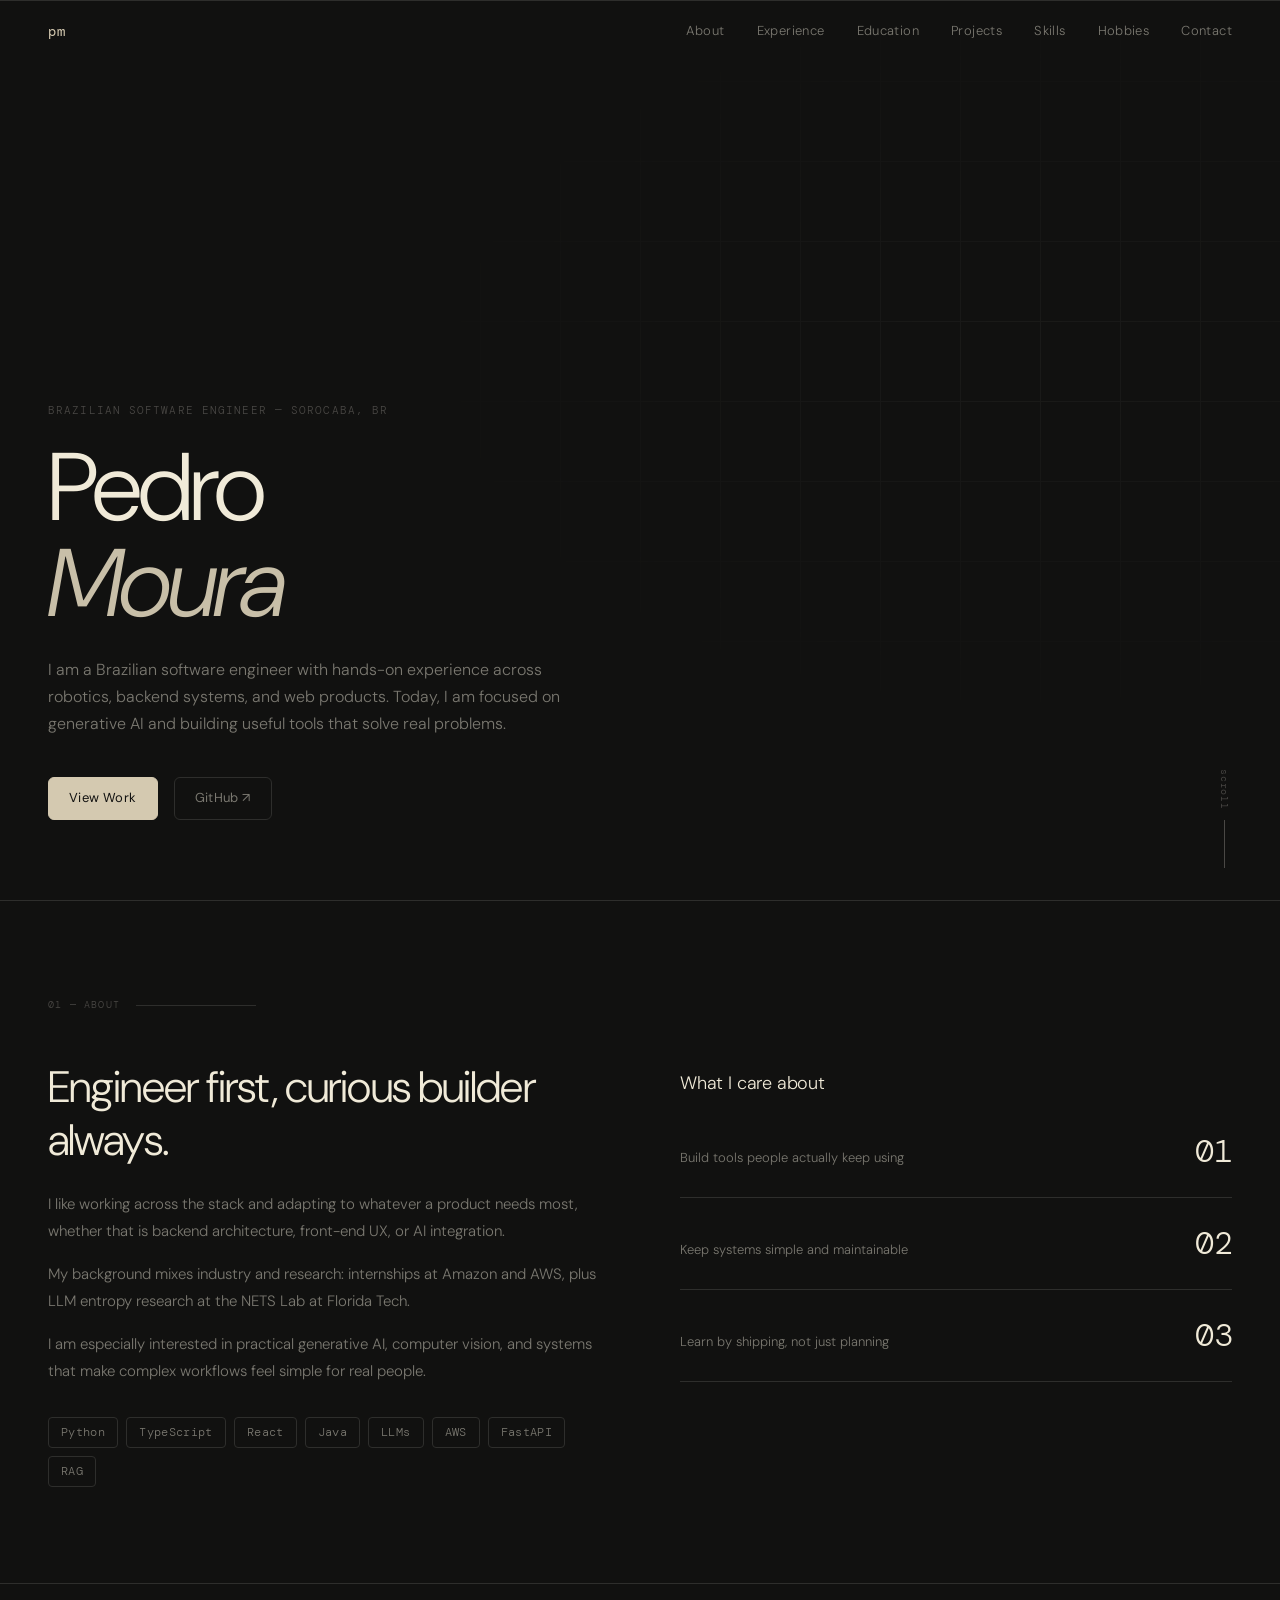
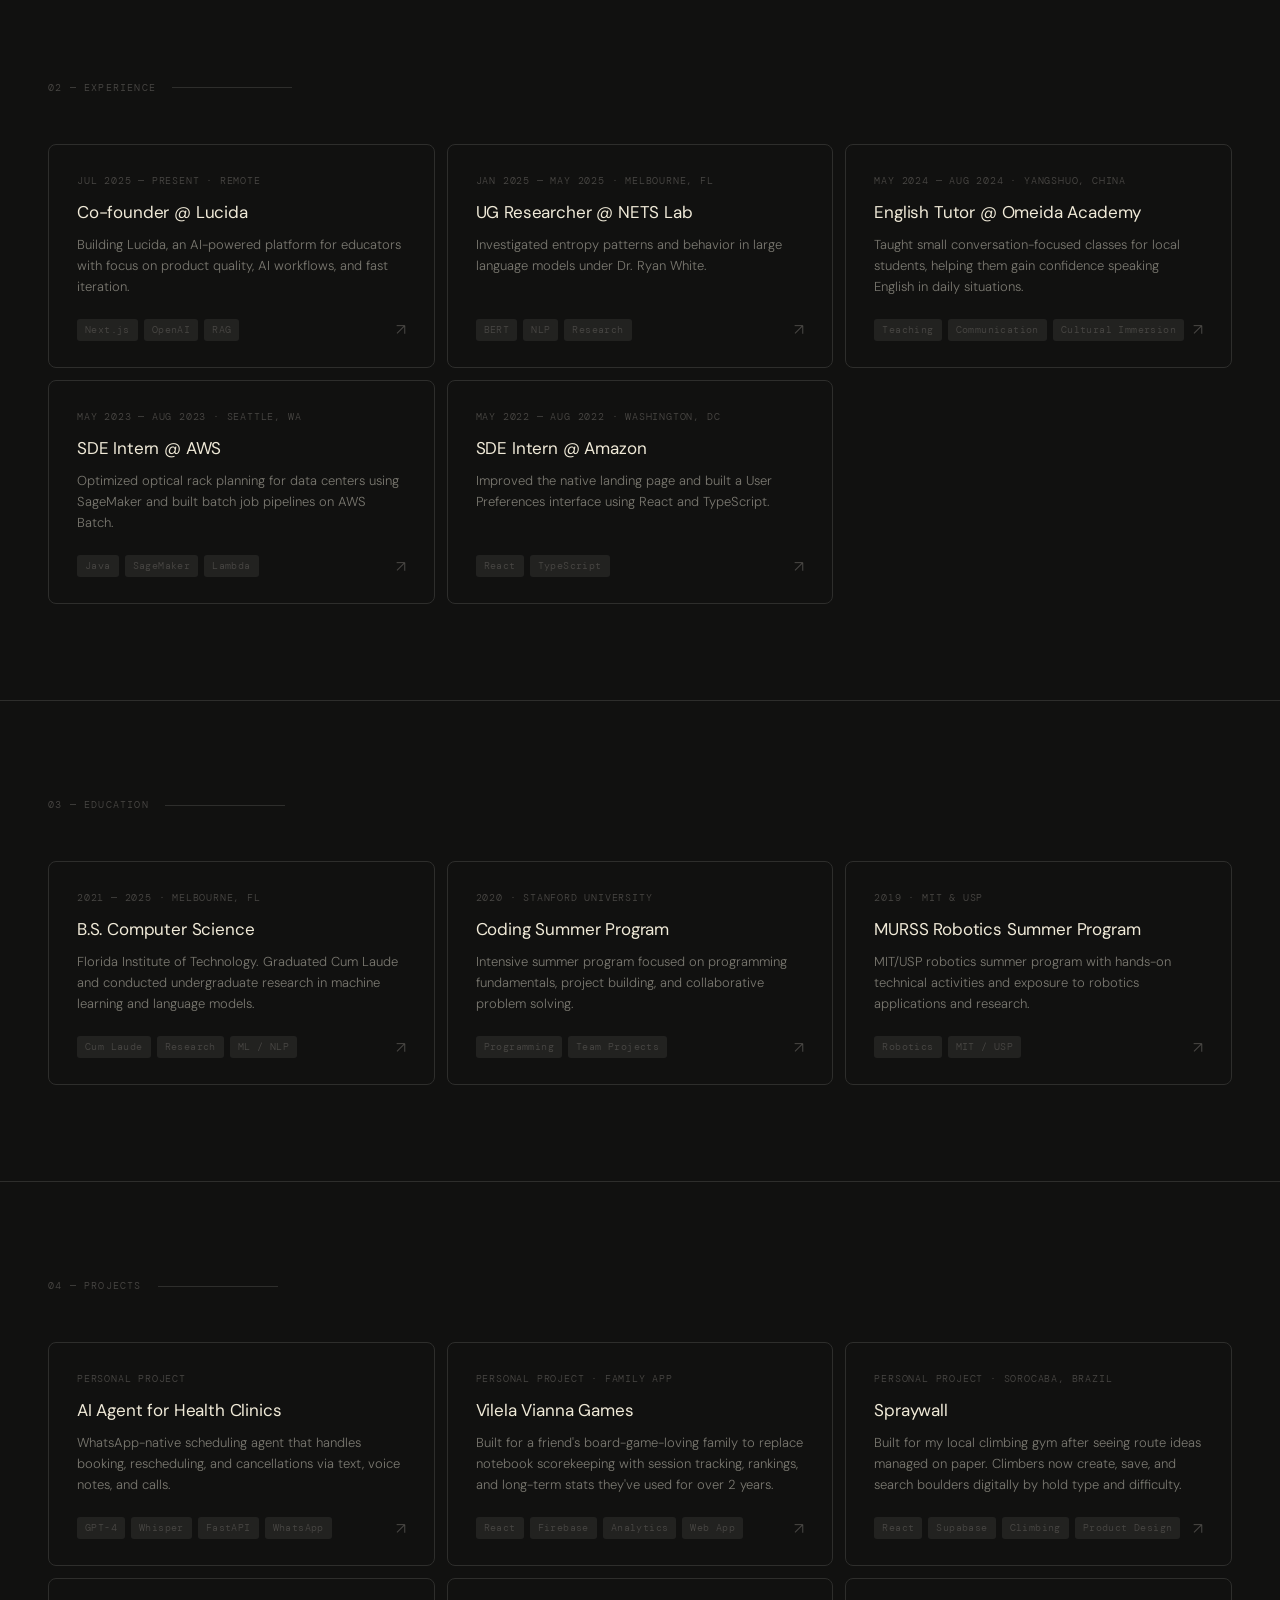
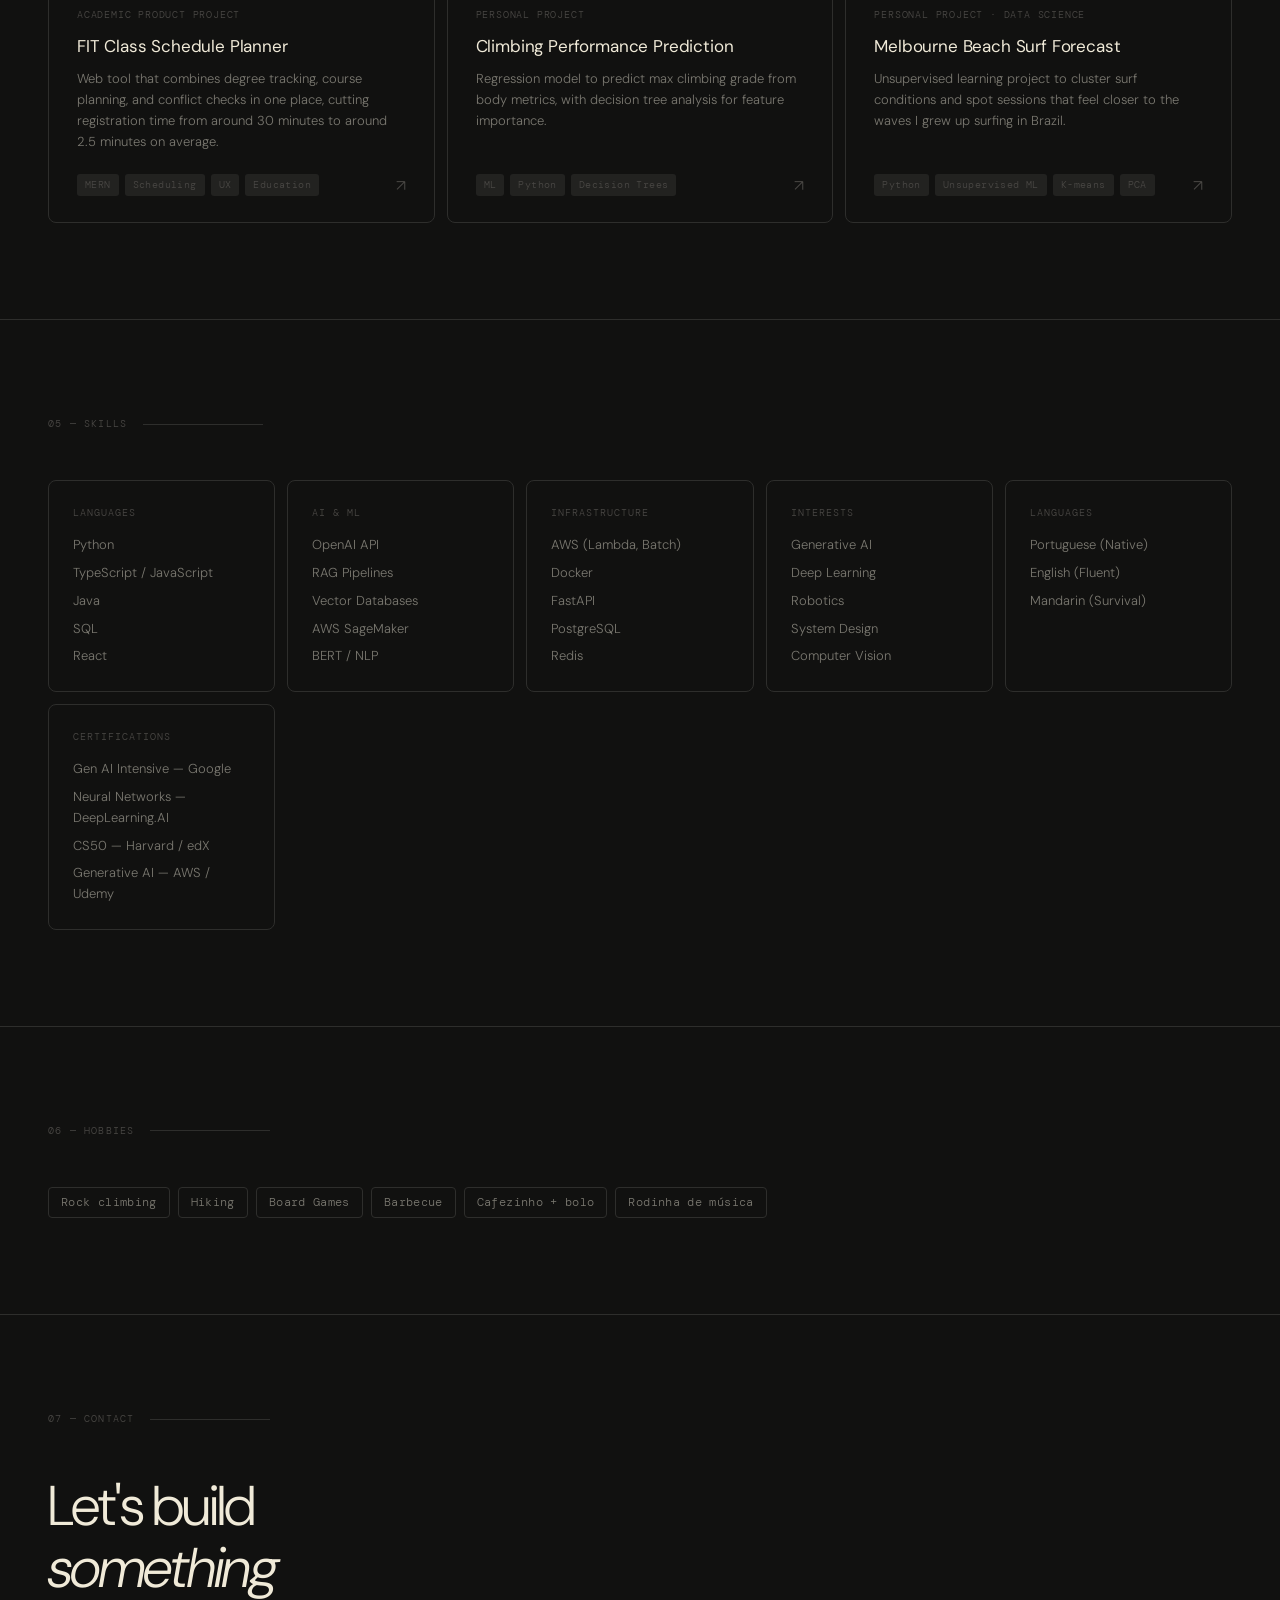
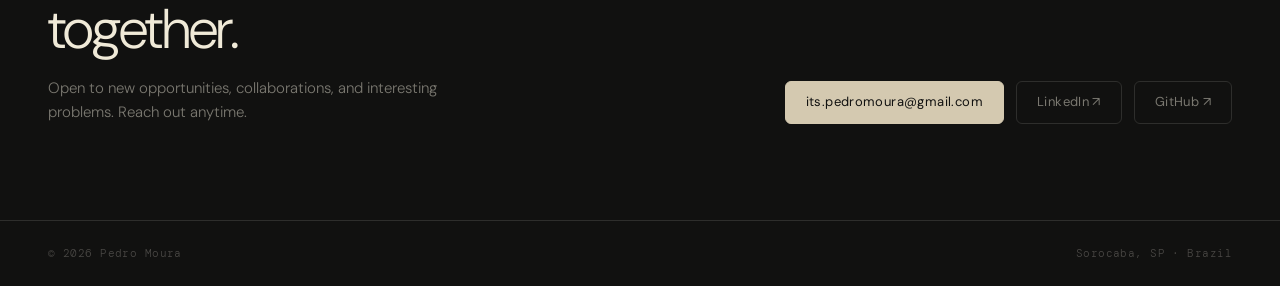
<file: index.html>
<!DOCTYPE html>
<html lang="en">
<head>
<meta charset="UTF-8">
<meta name="viewport" content="width=device-width, initial-scale=1.0">
<title>Pedro Moura</title>
<link rel="preconnect" href="https://fonts.googleapis.com">
<link rel="preconnect" href="https://fonts.gstatic.com" crossorigin>
<link href="https://fonts.googleapis.com/css2?family=DM+Sans:ital,opsz,wght@0,9..40,300;0,9..40,400;0,9..40,500;1,9..40,300&family=DM+Mono:wght@300;400&display=swap" rel="stylesheet">
<link rel="stylesheet" href="assets/css/main.css">
</head>
<body>

<!-- HEADER -->
<header id="header">
  <span class="logo">pm</span>
  <nav>
    <a href="#about">About</a>
    <a href="#experience">Experience</a>
    <a href="#education">Education</a>
    <a href="#projects">Projects</a>
    <a href="#skills">Skills</a>
    <a href="#hobbies">Hobbies</a>
    <a href="#contact">Contact</a>
  </nav>
</header>

<!-- HERO -->
<section class="hero" id="home">
  <div class="hero-grid"></div>
  <div class="hero-eyebrow">Brazilian Software Engineer — Sorocaba, BR</div>
  <h1>Pedro<br><em>Moura</em></h1>
  <p class="hero-desc">I am a Brazilian software engineer with hands-on experience across robotics, backend systems, and web products. Today, I am focused on generative AI and building useful tools that solve real problems.</p>
  <div class="hero-links">
    <a class="btn btn-primary" href="#projects">View Work</a>
    <a class="btn btn-ghost" href="https://github.com/moura-pedro" target="_blank">GitHub ↗</a>
  </div>
  <div class="hero-scroll">scroll</div>
</section>

<!-- ABOUT -->
<section id="about">
  <div class="section-label">01 — About</div>
  <div class="about-grid">
    <div class="about-left reveal">
      <h2>Engineer first, curious builder always.</h2>
      <p>I like working across the stack and adapting to whatever a product needs most, whether that is backend architecture, front-end UX, or AI integration.</p>
      <p>My background mixes industry and research: internships at Amazon and AWS, plus LLM entropy research at the NETS Lab at Florida Tech.</p>
      <p>I am especially interested in practical generative AI, computer vision, and systems that make complex workflows feel simple for real people.</p>
      <div class="tag-list">
        <span class="tag">Python</span>
        <span class="tag">TypeScript</span>
        <span class="tag">React</span>
        <span class="tag">Java</span>
        <span class="tag">LLMs</span>
        <span class="tag">AWS</span>
        <span class="tag">FastAPI</span>
        <span class="tag">RAG</span>
      </div>
    </div>
    <div class="about-right reveal">
      <h3 class="about-right-title">What I care about</h3>
      <div class="stat-row">
        <span class="stat-label">Build tools people actually keep using</span>
        <span class="stat-num">01</span>
      </div>
      <div class="stat-row">
        <span class="stat-label">Keep systems simple and maintainable</span>
        <span class="stat-num">02</span>
      </div>
      <div class="stat-row">
        <span class="stat-label">Learn by shipping, not just planning</span>
        <span class="stat-num">03</span>
      </div>
    </div>
  </div>
</section>

<!-- EXPERIENCE -->
<section id="experience">
  <div class="section-label">02 — Experience</div>
  <div class="cards-grid reveal">

    <div class="card" onclick="openModal('lucida')">
      <div class="card-meta">Jul 2025 — Present · Remote</div>
      <div class="card-title">Co-founder @ Lucida</div>
      <div class="card-desc">Building Lucida, an AI-powered platform for educators with focus on product quality, AI workflows, and fast iteration.</div>
      <div class="card-footer">
        <div class="card-tags">
          <span class="card-tag">Next.js</span>
          <span class="card-tag">OpenAI</span>
          <span class="card-tag">RAG</span>
        </div>
        <span class="card-arrow">↗</span>
      </div>
    </div>

    <div class="card" onclick="openModal('nets')">
      <div class="card-meta">Jan 2025 — May 2025 · Melbourne, FL</div>
      <div class="card-title">UG Researcher @ NETS Lab</div>
      <div class="card-desc">Investigated entropy patterns and behavior in large language models under Dr. Ryan White.</div>
      <div class="card-footer">
        <div class="card-tags">
          <span class="card-tag">BERT</span>
          <span class="card-tag">NLP</span>
          <span class="card-tag">Research</span>
        </div>
        <span class="card-arrow">↗</span>
      </div>
    </div>

    <div class="card" onclick="openModal('omeida')">
      <div class="card-meta">May 2024 — Aug 2024 · Yangshuo, China</div>
      <div class="card-title">English Tutor @ Omeida Academy</div>
      <div class="card-desc">Taught small conversation-focused classes for local students, helping them gain confidence speaking English in daily situations.</div>
      <div class="card-footer">
        <div class="card-tags">
          <span class="card-tag">Teaching</span>
          <span class="card-tag">Communication</span>
          <span class="card-tag">Cultural Immersion</span>
        </div>
        <span class="card-arrow">↗</span>
      </div>
    </div>

    <div class="card" onclick="openModal('aws')">
      <div class="card-meta">May 2023 — Aug 2023 · Seattle, WA</div>
      <div class="card-title">SDE Intern @ AWS</div>
      <div class="card-desc">Optimized optical rack planning for data centers using SageMaker and built batch job pipelines on AWS Batch.</div>
      <div class="card-footer">
        <div class="card-tags">
          <span class="card-tag">Java</span>
          <span class="card-tag">SageMaker</span>
          <span class="card-tag">Lambda</span>
        </div>
        <span class="card-arrow">↗</span>
      </div>
    </div>

    <div class="card" onclick="openModal('amazon')">
      <div class="card-meta">May 2022 — Aug 2022 · Washington, DC</div>
      <div class="card-title">SDE Intern @ Amazon</div>
      <div class="card-desc">Improved the native landing page and built a User Preferences interface using React and TypeScript.</div>
      <div class="card-footer">
        <div class="card-tags">
          <span class="card-tag">React</span>
          <span class="card-tag">TypeScript</span>
        </div>
        <span class="card-arrow">↗</span>
      </div>
    </div>

  </div>
</section>

<!-- EDUCATION -->
<section id="education">
  <div class="section-label">03 — Education</div>
  <div class="cards-grid reveal">
    <div class="card" onclick="openModal('floridatech')">
      <div class="card-meta">2021 — 2025 · Melbourne, FL</div>
      <div class="card-title">B.S. Computer Science</div>
      <div class="card-desc">Florida Institute of Technology. Graduated Cum Laude and conducted undergraduate research in machine learning and language models.</div>
      <div class="card-footer">
        <div class="card-tags">
          <span class="card-tag">Cum Laude</span>
          <span class="card-tag">Research</span>
          <span class="card-tag">ML / NLP</span>
        </div>
        <span class="card-arrow">↗</span>
      </div>
    </div>

    <div class="card" onclick="openModal('stanfordsummer')">
      <div class="card-meta">2020 · Stanford University</div>
      <div class="card-title">Coding Summer Program</div>
      <div class="card-desc">Intensive summer program focused on programming fundamentals, project building, and collaborative problem solving.</div>
      <div class="card-footer">
        <div class="card-tags">
          <span class="card-tag">Programming</span>
          <span class="card-tag">Team Projects</span>
        </div>
        <span class="card-arrow">↗</span>
      </div>
    </div>

    <div class="card" onclick="openModal('murss')">
      <div class="card-meta">2019 · MIT & USP</div>
      <div class="card-title">MURSS Robotics Summer Program</div>
      <div class="card-desc">MIT/USP robotics summer program with hands-on technical activities and exposure to robotics applications and research.</div>
      <div class="card-footer">
        <div class="card-tags">
          <span class="card-tag">Robotics</span>
          <span class="card-tag">MIT / USP</span>
        </div>
        <span class="card-arrow">↗</span>
      </div>
    </div>
  </div>
</section>

<!-- PROJECTS -->
<section id="projects">
  <div class="section-label">04 — Projects</div>
  <div class="cards-grid reveal">

    <div class="card" onclick="openModal('agent')">
      <div class="card-meta">Personal Project</div>
      <div class="card-title">AI Agent for Health Clinics</div>
      <div class="card-desc">WhatsApp-native scheduling agent that handles booking, rescheduling, and cancellations via text, voice notes, and calls.</div>
      <div class="card-footer">
        <div class="card-tags">
          <span class="card-tag">GPT-4</span>
          <span class="card-tag">Whisper</span>
          <span class="card-tag">FastAPI</span>
          <span class="card-tag">WhatsApp</span>
        </div>
        <span class="card-arrow">↗</span>
      </div>
    </div>

    <div class="card" onclick="openModal('vvgames')">
      <div class="card-meta">Personal Project · Family App</div>
      <div class="card-title">Vilela Vianna Games</div>
      <div class="card-desc">Built for a friend's board-game-loving family to replace notebook scorekeeping with session tracking, rankings, and long-term stats they've used for over 2 years.</div>
      <div class="card-footer">
        <div class="card-tags">
          <span class="card-tag">React</span>
          <span class="card-tag">Firebase</span>
          <span class="card-tag">Analytics</span>
          <span class="card-tag">Web App</span>
        </div>
        <span class="card-arrow">↗</span>
      </div>
    </div>

    <div class="card" onclick="openModal('spraywall')">
      <div class="card-meta">Personal Project · Sorocaba, Brazil</div>
      <div class="card-title">Spraywall</div>
      <div class="card-desc">Built for my local climbing gym after seeing route ideas managed on paper. Climbers now create, save, and search boulders digitally by hold type and difficulty.</div>
      <div class="card-footer">
        <div class="card-tags">
          <span class="card-tag">React</span>
          <span class="card-tag">Supabase</span>
          <span class="card-tag">Climbing</span>
          <span class="card-tag">Product Design</span>
        </div>
        <span class="card-arrow">↗</span>
      </div>
    </div>

    <div class="card" onclick="openModal('fitplanner')">
      <div class="card-meta">Academic Product Project</div>
      <div class="card-title">FIT Class Schedule Planner</div>
      <div class="card-desc">Web tool that combines degree tracking, course planning, and conflict checks in one place, cutting registration time from around 30 minutes to around 2.5 minutes on average.</div>
      <div class="card-footer">
        <div class="card-tags">
          <span class="card-tag">MERN</span>
          <span class="card-tag">Scheduling</span>
          <span class="card-tag">UX</span>
          <span class="card-tag">Education</span>
        </div>
        <span class="card-arrow">↗</span>
      </div>
    </div>

    <div class="card" onclick="openModal('climbing')">
      <div class="card-meta">Personal Project</div>
      <div class="card-title">Climbing Performance Prediction</div>
      <div class="card-desc">Regression model to predict max climbing grade from body metrics, with decision tree analysis for feature importance.</div>
      <div class="card-footer">
        <div class="card-tags">
          <span class="card-tag">ML</span>
          <span class="card-tag">Python</span>
          <span class="card-tag">Decision Trees</span>
        </div>
        <span class="card-arrow">↗</span>
      </div>
    </div>

    <div class="card" onclick="openModal('surfforecast')">
      <div class="card-meta">Personal Project · Data Science</div>
      <div class="card-title">Melbourne Beach Surf Forecast</div>
      <div class="card-desc">Unsupervised learning project to cluster surf conditions and spot sessions that feel closer to the waves I grew up surfing in Brazil.</div>
      <div class="card-footer">
        <div class="card-tags">
          <span class="card-tag">Python</span>
          <span class="card-tag">Unsupervised ML</span>
          <span class="card-tag">K-means</span>
          <span class="card-tag">PCA</span>
        </div>
        <span class="card-arrow">↗</span>
      </div>
    </div>

  </div>
</section>

<!-- SKILLS -->
<section id="skills">
  <div class="section-label">05 — Skills</div>
  <div class="skills-grid reveal">
    <div class="skill-group">
      <div class="skill-group-name">Languages</div>
      <div class="skill-list">
        <span class="skill-item">Python</span>
        <span class="skill-item">TypeScript / JavaScript</span>
        <span class="skill-item">Java</span>
        <span class="skill-item">SQL</span>
        <span class="skill-item">React</span>
      </div>
    </div>
    <div class="skill-group">
      <div class="skill-group-name">AI & ML</div>
      <div class="skill-list">
        <span class="skill-item">OpenAI API</span>
        <span class="skill-item">RAG Pipelines</span>
        <span class="skill-item">Vector Databases</span>
        <span class="skill-item">AWS SageMaker</span>
        <span class="skill-item">BERT / NLP</span>
      </div>
    </div>
    <div class="skill-group">
      <div class="skill-group-name">Infrastructure</div>
      <div class="skill-list">
        <span class="skill-item">AWS (Lambda, Batch)</span>
        <span class="skill-item">Docker</span>
        <span class="skill-item">FastAPI</span>
        <span class="skill-item">PostgreSQL</span>
        <span class="skill-item">Redis</span>
      </div>
    </div>
    <div class="skill-group">
      <div class="skill-group-name">Interests</div>
      <div class="skill-list">
        <span class="skill-item">Generative AI</span>
        <span class="skill-item">Deep Learning</span>
        <span class="skill-item">Robotics</span>
        <span class="skill-item">System Design</span>
        <span class="skill-item">Computer Vision</span>
      </div>
    </div>
    <div class="skill-group">
      <div class="skill-group-name">Languages</div>
      <div class="skill-list">
        <span class="skill-item">Portuguese (Native)</span>
        <span class="skill-item">English (Fluent)</span>
        <span class="skill-item">Mandarin (Survival)</span>
      </div>
    </div>
    <div class="skill-group">
      <div class="skill-group-name">Certifications</div>
      <div class="skill-list">
        <span class="skill-item">Gen AI Intensive — Google</span>
        <span class="skill-item">Neural Networks — DeepLearning.AI</span>
        <span class="skill-item">CS50 — Harvard / edX</span>
        <span class="skill-item">Generative AI — AWS / Udemy</span>
      </div>
    </div>
  </div>
</section>

<!-- HOBBIES -->
<section id="hobbies">
  <div class="section-label">06 — Hobbies</div>
  <div class="reveal">
    <div class="tag-list">
      <span class="tag">Rock climbing</span>
      <span class="tag">Hiking</span>
      <span class="tag">Board Games</span>
      <span class="tag">Barbecue</span>
      <span class="tag">Cafezinho + bolo</span>
      <span class="tag">Rodinha de música</span>
    </div>
  </div>
</section>

<!-- CONTACT -->
<section id="contact">
  <div class="section-label">07 — Contact</div>
  <div class="contact-inner reveal">
    <div class="contact-left">
      <h2>Let's build<br><em>something</em><br>together.</h2>
      <p>Open to new opportunities, collaborations, and interesting problems. Reach out anytime.</p>
    </div>
    <div class="contact-links">
      <a class="btn btn-primary" href="mailto:its.pedromoura@gmail.com">its.pedromoura@gmail.com</a>
      <a class="btn btn-ghost" href="https://linkedin.com/in/pedroomour" target="_blank">LinkedIn ↗</a>
      <a class="btn btn-ghost" href="https://github.com/moura-pedro" target="_blank">GitHub ↗</a>
    </div>
  </div>
</section>

<!-- FOOTER -->
<footer>
  <p>© 2026 Pedro Moura</p>
  <p>Sorocaba, SP · Brazil</p>
</footer>

<!-- MODAL OVERLAY -->
<div class="modal-overlay" id="modalOverlay" onclick="closeModalOutside(event)">
  <div class="modal" id="modal">
    <div class="modal-header">
      <div>
        <div class="modal-eyebrow" id="modalEyebrow"></div>
        <div class="modal-title" id="modalTitle"></div>
      </div>
      <button class="modal-close" onclick="closeModal()">✕</button>
    </div>
    <div class="modal-body" id="modalBody"></div>
  </div>
</div>

<script src="assets/js/main.js"></script>
</body>
</html>
</file>
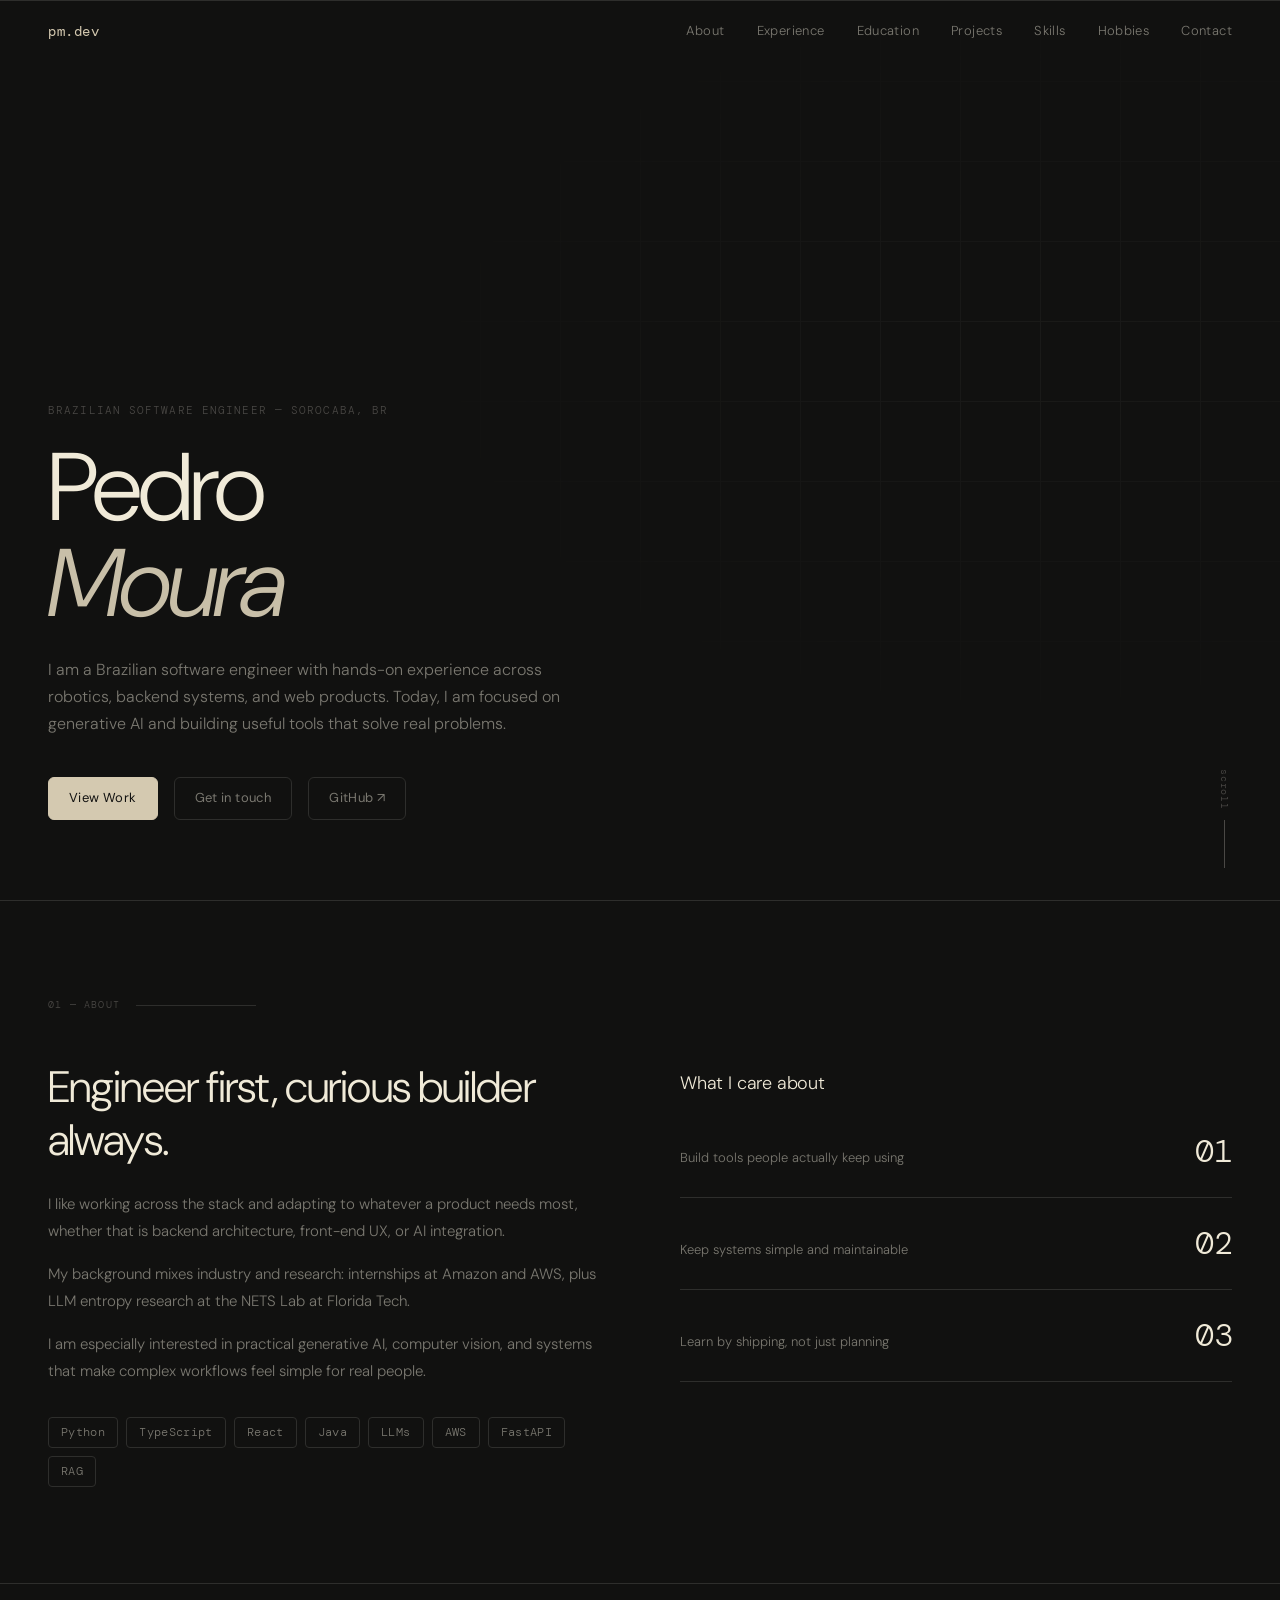
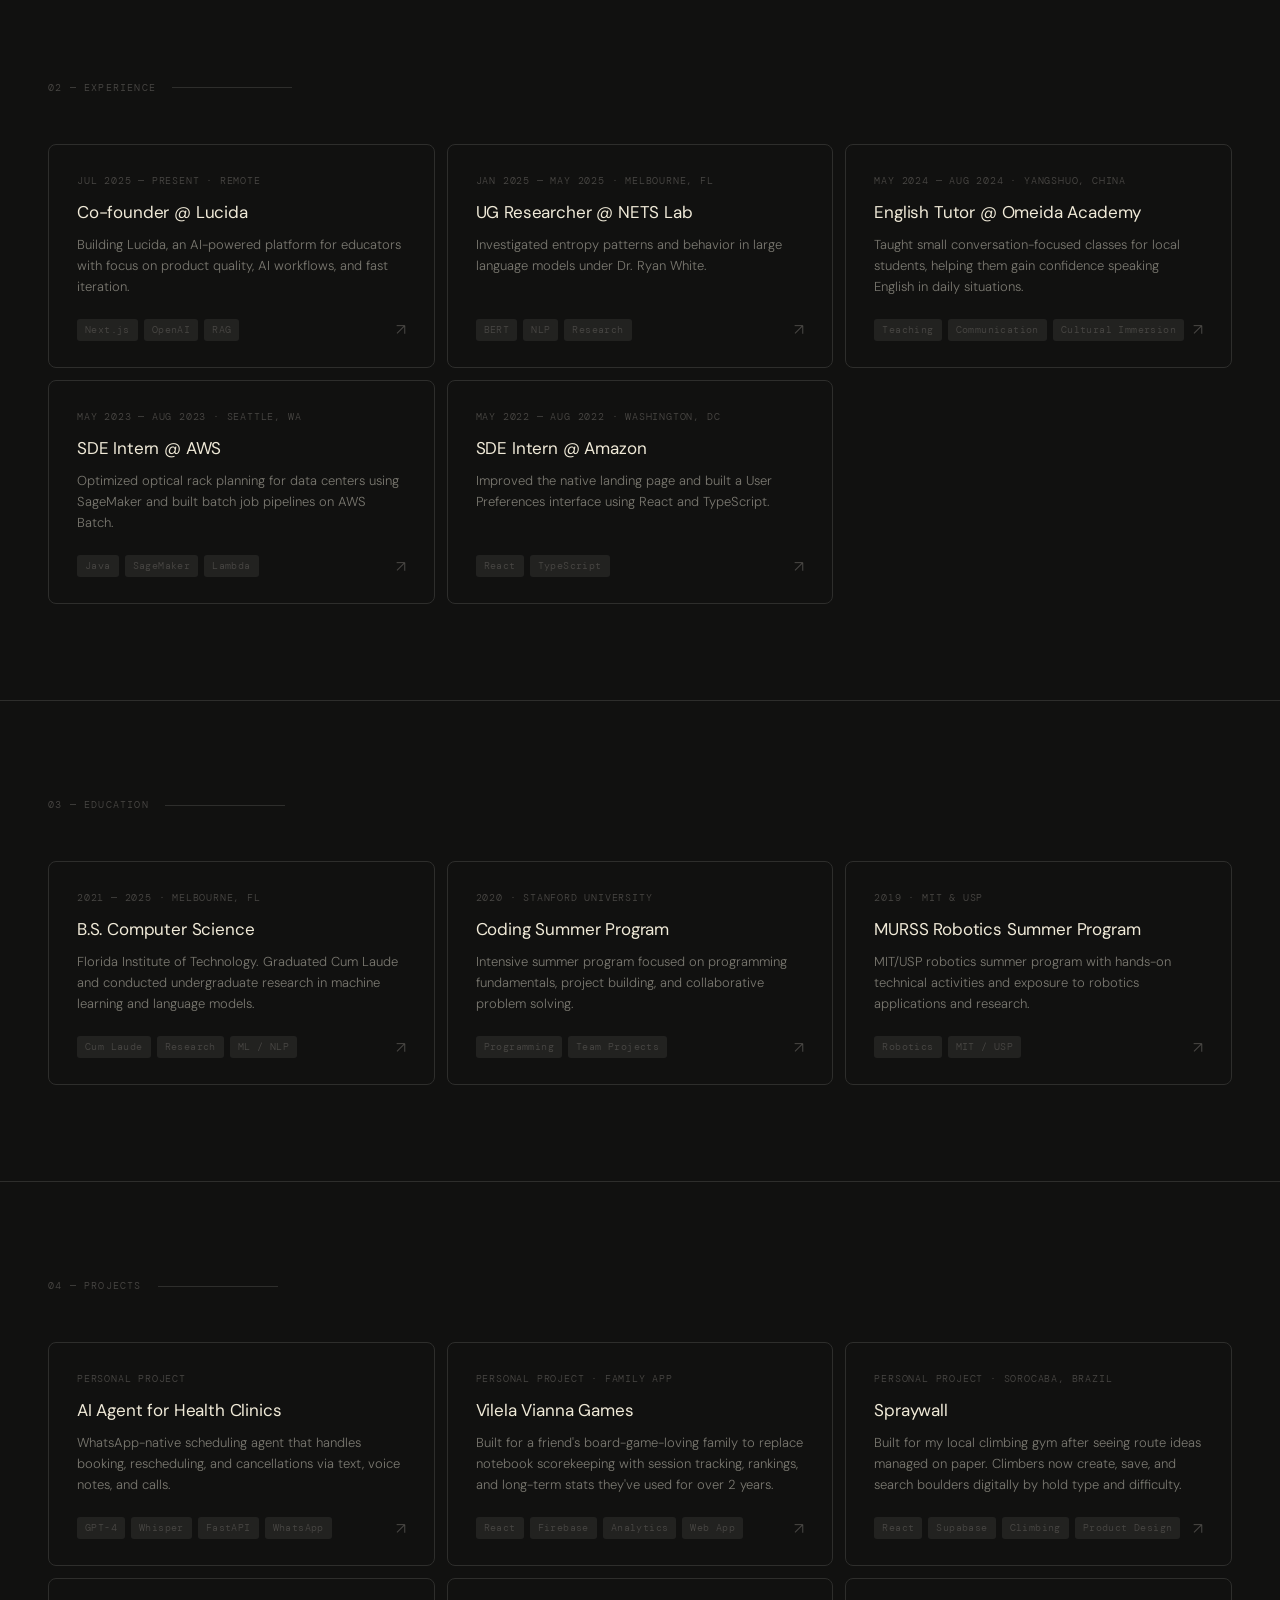
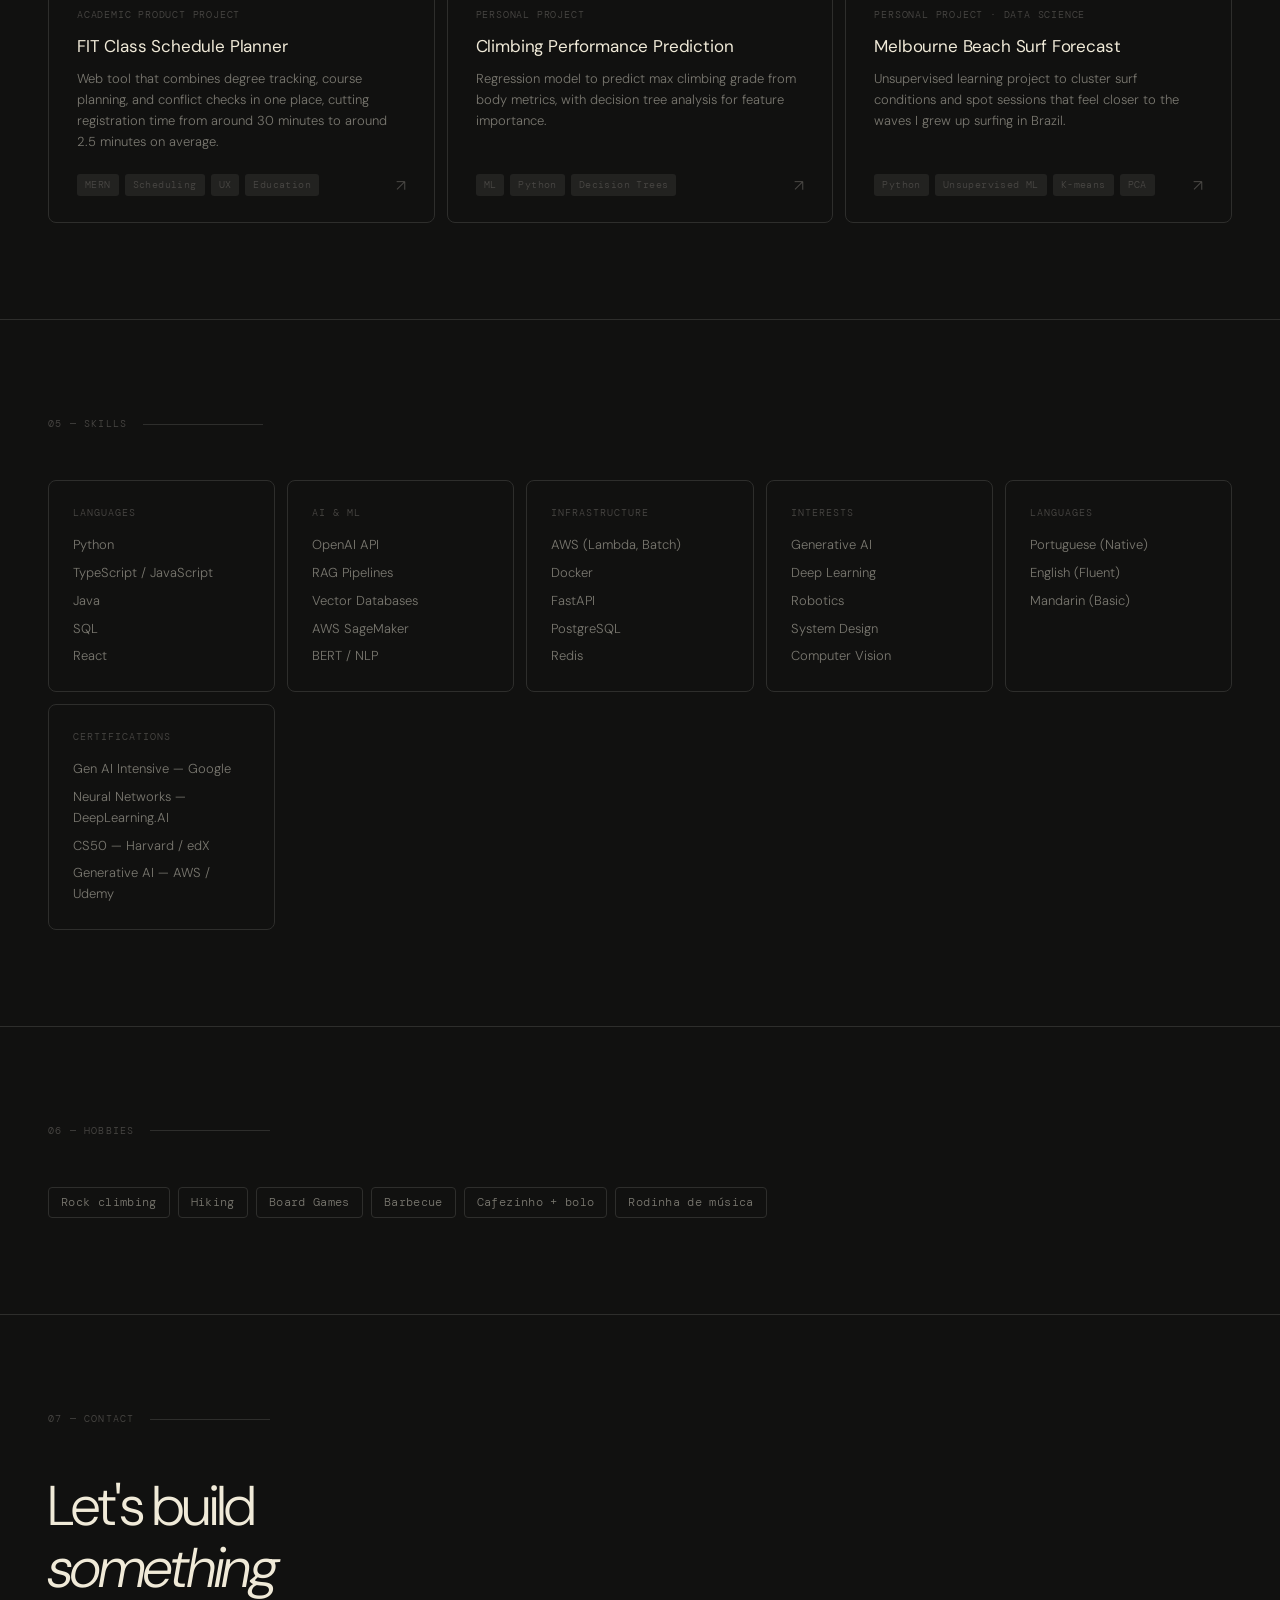
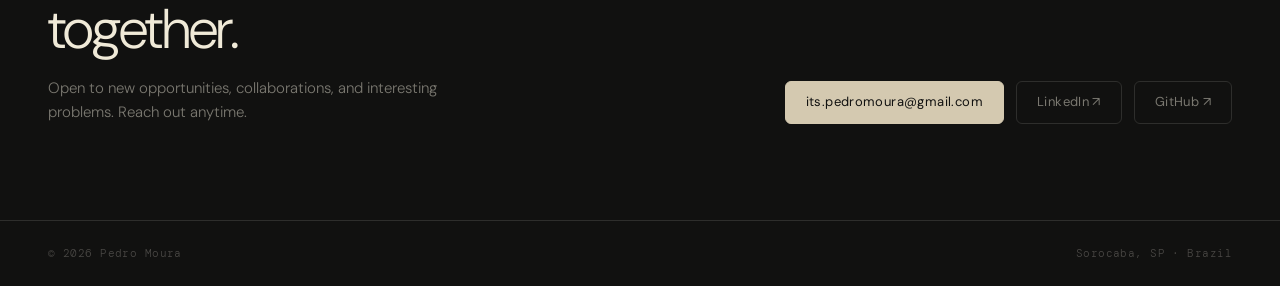
<file: portfolio.html>
<!DOCTYPE html>
<html lang="en">
<head>
<meta charset="UTF-8">
<meta name="viewport" content="width=device-width, initial-scale=1.0">
<title>Pedro Moura</title>
<link rel="preconnect" href="https://fonts.googleapis.com">
<link rel="preconnect" href="https://fonts.gstatic.com" crossorigin>
<link href="https://fonts.googleapis.com/css2?family=DM+Sans:ital,opsz,wght@0,9..40,300;0,9..40,400;0,9..40,500;1,9..40,300&family=DM+Mono:wght@300;400&display=swap" rel="stylesheet">
<link rel="stylesheet" href="assets/css/main.css">
</head>
<body>

<!-- HEADER -->
<header id="header">
  <span class="logo">pm.dev</span>
  <nav>
    <a href="#about">About</a>
    <a href="#experience">Experience</a>
    <a href="#education">Education</a>
    <a href="#projects">Projects</a>
    <a href="#skills">Skills</a>
    <a href="#hobbies">Hobbies</a>
    <a href="#contact">Contact</a>
  </nav>
</header>

<!-- HERO -->
<section class="hero" id="home">
  <div class="hero-grid"></div>
  <div class="hero-eyebrow">Brazilian Software Engineer — Sorocaba, BR</div>
  <h1>Pedro<br><em>Moura</em></h1>
  <p class="hero-desc">I am a Brazilian software engineer with hands-on experience across robotics, backend systems, and web products. Today, I am focused on generative AI and building useful tools that solve real problems.</p>
  <div class="hero-links">
    <a class="btn btn-primary" href="#projects">View Work</a>
    <a class="btn btn-ghost" href="mailto:its.pedromoura@gmail.com">Get in touch</a>
    <a class="btn btn-ghost" href="https://github.com/moura-pedro" target="_blank">GitHub ↗</a>
  </div>
  <div class="hero-scroll">scroll</div>
</section>

<!-- ABOUT -->
<section id="about">
  <div class="section-label">01 — About</div>
  <div class="about-grid">
    <div class="about-left reveal">
      <h2>Engineer first, curious builder always.</h2>
      <p>I like working across the stack and adapting to whatever a product needs most, whether that is backend architecture, front-end UX, or AI integration.</p>
      <p>My background mixes industry and research: internships at Amazon and AWS, plus LLM entropy research at the NETS Lab at Florida Tech.</p>
      <p>I am especially interested in practical generative AI, computer vision, and systems that make complex workflows feel simple for real people.</p>
      <div class="tag-list">
        <span class="tag">Python</span>
        <span class="tag">TypeScript</span>
        <span class="tag">React</span>
        <span class="tag">Java</span>
        <span class="tag">LLMs</span>
        <span class="tag">AWS</span>
        <span class="tag">FastAPI</span>
        <span class="tag">RAG</span>
      </div>
    </div>
    <div class="about-right reveal">
      <h3 class="about-right-title">What I care about</h3>
      <div class="stat-row">
        <span class="stat-label">Build tools people actually keep using</span>
        <span class="stat-num">01</span>
      </div>
      <div class="stat-row">
        <span class="stat-label">Keep systems simple and maintainable</span>
        <span class="stat-num">02</span>
      </div>
      <div class="stat-row">
        <span class="stat-label">Learn by shipping, not just planning</span>
        <span class="stat-num">03</span>
      </div>
    </div>
  </div>
</section>

<!-- EXPERIENCE -->
<section id="experience">
  <div class="section-label">02 — Experience</div>
  <div class="cards-grid reveal">

    <div class="card" onclick="openModal('lucida')">
      <div class="card-meta">Jul 2025 — Present · Remote</div>
      <div class="card-title">Co-founder @ Lucida</div>
      <div class="card-desc">Building Lucida, an AI-powered platform for educators with focus on product quality, AI workflows, and fast iteration.</div>
      <div class="card-footer">
        <div class="card-tags">
          <span class="card-tag">Next.js</span>
          <span class="card-tag">OpenAI</span>
          <span class="card-tag">RAG</span>
        </div>
        <span class="card-arrow">↗</span>
      </div>
    </div>

    <div class="card" onclick="openModal('nets')">
      <div class="card-meta">Jan 2025 — May 2025 · Melbourne, FL</div>
      <div class="card-title">UG Researcher @ NETS Lab</div>
      <div class="card-desc">Investigated entropy patterns and behavior in large language models under Dr. Ryan White.</div>
      <div class="card-footer">
        <div class="card-tags">
          <span class="card-tag">BERT</span>
          <span class="card-tag">NLP</span>
          <span class="card-tag">Research</span>
        </div>
        <span class="card-arrow">↗</span>
      </div>
    </div>

    <div class="card" onclick="openModal('omeida')">
      <div class="card-meta">May 2024 — Aug 2024 · Yangshuo, China</div>
      <div class="card-title">English Tutor @ Omeida Academy</div>
      <div class="card-desc">Taught small conversation-focused classes for local students, helping them gain confidence speaking English in daily situations.</div>
      <div class="card-footer">
        <div class="card-tags">
          <span class="card-tag">Teaching</span>
          <span class="card-tag">Communication</span>
          <span class="card-tag">Cultural Immersion</span>
        </div>
        <span class="card-arrow">↗</span>
      </div>
    </div>

    <div class="card" onclick="openModal('aws')">
      <div class="card-meta">May 2023 — Aug 2023 · Seattle, WA</div>
      <div class="card-title">SDE Intern @ AWS</div>
      <div class="card-desc">Optimized optical rack planning for data centers using SageMaker and built batch job pipelines on AWS Batch.</div>
      <div class="card-footer">
        <div class="card-tags">
          <span class="card-tag">Java</span>
          <span class="card-tag">SageMaker</span>
          <span class="card-tag">Lambda</span>
        </div>
        <span class="card-arrow">↗</span>
      </div>
    </div>

    <div class="card" onclick="openModal('amazon')">
      <div class="card-meta">May 2022 — Aug 2022 · Washington, DC</div>
      <div class="card-title">SDE Intern @ Amazon</div>
      <div class="card-desc">Improved the native landing page and built a User Preferences interface using React and TypeScript.</div>
      <div class="card-footer">
        <div class="card-tags">
          <span class="card-tag">React</span>
          <span class="card-tag">TypeScript</span>
        </div>
        <span class="card-arrow">↗</span>
      </div>
    </div>

  </div>
</section>

<!-- EDUCATION -->
<section id="education">
  <div class="section-label">03 — Education</div>
  <div class="cards-grid reveal">
    <div class="card" onclick="openModal('floridatech')">
      <div class="card-meta">2021 — 2025 · Melbourne, FL</div>
      <div class="card-title">B.S. Computer Science</div>
      <div class="card-desc">Florida Institute of Technology. Graduated Cum Laude and conducted undergraduate research in machine learning and language models.</div>
      <div class="card-footer">
        <div class="card-tags">
          <span class="card-tag">Cum Laude</span>
          <span class="card-tag">Research</span>
          <span class="card-tag">ML / NLP</span>
        </div>
        <span class="card-arrow">↗</span>
      </div>
    </div>

    <div class="card" onclick="openModal('stanfordsummer')">
      <div class="card-meta">2020 · Stanford University</div>
      <div class="card-title">Coding Summer Program</div>
      <div class="card-desc">Intensive summer program focused on programming fundamentals, project building, and collaborative problem solving.</div>
      <div class="card-footer">
        <div class="card-tags">
          <span class="card-tag">Programming</span>
          <span class="card-tag">Team Projects</span>
        </div>
        <span class="card-arrow">↗</span>
      </div>
    </div>

    <div class="card" onclick="openModal('murss')">
      <div class="card-meta">2019 · MIT & USP</div>
      <div class="card-title">MURSS Robotics Summer Program</div>
      <div class="card-desc">MIT/USP robotics summer program with hands-on technical activities and exposure to robotics applications and research.</div>
      <div class="card-footer">
        <div class="card-tags">
          <span class="card-tag">Robotics</span>
          <span class="card-tag">MIT / USP</span>
        </div>
        <span class="card-arrow">↗</span>
      </div>
    </div>
  </div>
</section>

<!-- PROJECTS -->
<section id="projects">
  <div class="section-label">04 — Projects</div>
  <div class="cards-grid reveal">

    <div class="card" onclick="openModal('agent')">
      <div class="card-meta">Personal Project</div>
      <div class="card-title">AI Agent for Health Clinics</div>
      <div class="card-desc">WhatsApp-native scheduling agent that handles booking, rescheduling, and cancellations via text, voice notes, and calls.</div>
      <div class="card-footer">
        <div class="card-tags">
          <span class="card-tag">GPT-4</span>
          <span class="card-tag">Whisper</span>
          <span class="card-tag">FastAPI</span>
          <span class="card-tag">WhatsApp</span>
        </div>
        <span class="card-arrow">↗</span>
      </div>
    </div>

    <div class="card" onclick="openModal('vvgames')">
      <div class="card-meta">Personal Project · Family App</div>
      <div class="card-title">Vilela Vianna Games</div>
      <div class="card-desc">Built for a friend's board-game-loving family to replace notebook scorekeeping with session tracking, rankings, and long-term stats they've used for over 2 years.</div>
      <div class="card-footer">
        <div class="card-tags">
          <span class="card-tag">React</span>
          <span class="card-tag">Firebase</span>
          <span class="card-tag">Analytics</span>
          <span class="card-tag">Web App</span>
        </div>
        <span class="card-arrow">↗</span>
      </div>
    </div>

    <div class="card" onclick="openModal('spraywall')">
      <div class="card-meta">Personal Project · Sorocaba, Brazil</div>
      <div class="card-title">Spraywall</div>
      <div class="card-desc">Built for my local climbing gym after seeing route ideas managed on paper. Climbers now create, save, and search boulders digitally by hold type and difficulty.</div>
      <div class="card-footer">
        <div class="card-tags">
          <span class="card-tag">React</span>
          <span class="card-tag">Supabase</span>
          <span class="card-tag">Climbing</span>
          <span class="card-tag">Product Design</span>
        </div>
        <span class="card-arrow">↗</span>
      </div>
    </div>

    <div class="card" onclick="openModal('fitplanner')">
      <div class="card-meta">Academic Product Project</div>
      <div class="card-title">FIT Class Schedule Planner</div>
      <div class="card-desc">Web tool that combines degree tracking, course planning, and conflict checks in one place, cutting registration time from around 30 minutes to around 2.5 minutes on average.</div>
      <div class="card-footer">
        <div class="card-tags">
          <span class="card-tag">MERN</span>
          <span class="card-tag">Scheduling</span>
          <span class="card-tag">UX</span>
          <span class="card-tag">Education</span>
        </div>
        <span class="card-arrow">↗</span>
      </div>
    </div>

    <div class="card" onclick="openModal('climbing')">
      <div class="card-meta">Personal Project</div>
      <div class="card-title">Climbing Performance Prediction</div>
      <div class="card-desc">Regression model to predict max climbing grade from body metrics, with decision tree analysis for feature importance.</div>
      <div class="card-footer">
        <div class="card-tags">
          <span class="card-tag">ML</span>
          <span class="card-tag">Python</span>
          <span class="card-tag">Decision Trees</span>
        </div>
        <span class="card-arrow">↗</span>
      </div>
    </div>

    <div class="card" onclick="openModal('surfforecast')">
      <div class="card-meta">Personal Project · Data Science</div>
      <div class="card-title">Melbourne Beach Surf Forecast</div>
      <div class="card-desc">Unsupervised learning project to cluster surf conditions and spot sessions that feel closer to the waves I grew up surfing in Brazil.</div>
      <div class="card-footer">
        <div class="card-tags">
          <span class="card-tag">Python</span>
          <span class="card-tag">Unsupervised ML</span>
          <span class="card-tag">K-means</span>
          <span class="card-tag">PCA</span>
        </div>
        <span class="card-arrow">↗</span>
      </div>
    </div>

  </div>
</section>

<!-- SKILLS -->
<section id="skills">
  <div class="section-label">05 — Skills</div>
  <div class="skills-grid reveal">
    <div class="skill-group">
      <div class="skill-group-name">Languages</div>
      <div class="skill-list">
        <span class="skill-item">Python</span>
        <span class="skill-item">TypeScript / JavaScript</span>
        <span class="skill-item">Java</span>
        <span class="skill-item">SQL</span>
        <span class="skill-item">React</span>
      </div>
    </div>
    <div class="skill-group">
      <div class="skill-group-name">AI & ML</div>
      <div class="skill-list">
        <span class="skill-item">OpenAI API</span>
        <span class="skill-item">RAG Pipelines</span>
        <span class="skill-item">Vector Databases</span>
        <span class="skill-item">AWS SageMaker</span>
        <span class="skill-item">BERT / NLP</span>
      </div>
    </div>
    <div class="skill-group">
      <div class="skill-group-name">Infrastructure</div>
      <div class="skill-list">
        <span class="skill-item">AWS (Lambda, Batch)</span>
        <span class="skill-item">Docker</span>
        <span class="skill-item">FastAPI</span>
        <span class="skill-item">PostgreSQL</span>
        <span class="skill-item">Redis</span>
      </div>
    </div>
    <div class="skill-group">
      <div class="skill-group-name">Interests</div>
      <div class="skill-list">
        <span class="skill-item">Generative AI</span>
        <span class="skill-item">Deep Learning</span>
        <span class="skill-item">Robotics</span>
        <span class="skill-item">System Design</span>
        <span class="skill-item">Computer Vision</span>
      </div>
    </div>
    <div class="skill-group">
      <div class="skill-group-name">Languages</div>
      <div class="skill-list">
        <span class="skill-item">Portuguese (Native)</span>
        <span class="skill-item">English (Fluent)</span>
        <span class="skill-item">Mandarin (Basic)</span>
      </div>
    </div>
    <div class="skill-group">
      <div class="skill-group-name">Certifications</div>
      <div class="skill-list">
        <span class="skill-item">Gen AI Intensive — Google</span>
        <span class="skill-item">Neural Networks — DeepLearning.AI</span>
        <span class="skill-item">CS50 — Harvard / edX</span>
        <span class="skill-item">Generative AI — AWS / Udemy</span>
      </div>
    </div>
  </div>
</section>

<!-- HOBBIES -->
<section id="hobbies">
  <div class="section-label">06 — Hobbies</div>
  <div class="reveal">
    <div class="tag-list">
      <span class="tag">Rock climbing</span>
      <span class="tag">Hiking</span>
      <span class="tag">Board Games</span>
      <span class="tag">Barbecue</span>
      <span class="tag">Cafezinho + bolo</span>
      <span class="tag">Rodinha de música</span>
    </div>
  </div>
</section>

<!-- CONTACT -->
<section id="contact">
  <div class="section-label">07 — Contact</div>
  <div class="contact-inner reveal">
    <div class="contact-left">
      <h2>Let's build<br><em>something</em><br>together.</h2>
      <p>Open to new opportunities, collaborations, and interesting problems. Reach out anytime.</p>
    </div>
    <div class="contact-links">
      <a class="btn btn-primary" href="mailto:its.pedromoura@gmail.com">its.pedromoura@gmail.com</a>
      <a class="btn btn-ghost" href="https://linkedin.com/in/pedroomour" target="_blank">LinkedIn ↗</a>
      <a class="btn btn-ghost" href="https://github.com/moura-pedro" target="_blank">GitHub ↗</a>
    </div>
  </div>
</section>

<!-- FOOTER -->
<footer>
  <p>© 2026 Pedro Moura</p>
  <p>Sorocaba, SP · Brazil</p>
</footer>

<!-- MODAL OVERLAY -->
<div class="modal-overlay" id="modalOverlay" onclick="closeModalOutside(event)">
  <div class="modal" id="modal">
    <div class="modal-header">
      <div>
        <div class="modal-eyebrow" id="modalEyebrow"></div>
        <div class="modal-title" id="modalTitle"></div>
      </div>
      <button class="modal-close" onclick="closeModal()">✕</button>
    </div>
    <div class="modal-body" id="modalBody"></div>
  </div>
</div>

<script src="assets/js/main.js"></script>
</body>
</html>
</file>
<file: assets/css/main.css>
:root {
  --bg: #111110;
  --bg2: #1a1a18;
  --bg3: #222220;
  --border: #2e2e2c;
  --text: #e8e5de;
  --text-muted: #7a7870;
  --text-dim: #4a4845;
  --accent: #d4c9b0;
  --accent2: #f0ead8;
  --sand: #c8bfa8;
}

* { margin: 0; padding: 0; box-sizing: border-box; }

html { scroll-behavior: smooth; }

body {
  background: var(--bg);
  color: var(--text);
  font-family: 'DM Sans', sans-serif;
  font-weight: 300;
  line-height: 1.6;
  -webkit-font-smoothing: antialiased;
}

/* ── HEADER ── */
header {
  position: fixed;
  top: 0; left: 0; right: 0;
  z-index: 100;
  padding: 20px 48px;
  display: flex;
  justify-content: space-between;
  align-items: center;
  border-bottom: 1px solid transparent;
  transition: border-color 0.3s, background 0.3s, backdrop-filter 0.3s;
}
header.scrolled {
  background: rgba(17,17,16,0.85);
  backdrop-filter: blur(12px);
  border-color: var(--border);
}
.logo {
  font-size: 14px;
  font-weight: 400;
  letter-spacing: 0.04em;
  color: var(--accent);
  font-family: 'DM Mono', monospace;
}
nav { display: flex; gap: 32px; }
nav a {
  font-size: 13px;
  color: var(--text-muted);
  text-decoration: none;
  letter-spacing: 0.03em;
  transition: color 0.2s;
}
nav a:hover { color: var(--text); }

/* ── HERO ── */
.hero {
  min-height: 100vh;
  display: flex;
  flex-direction: column;
  justify-content: flex-end;
  padding: 0 48px 80px;
  position: relative;
  overflow: hidden;
}
.hero-grid {
  position: absolute;
  inset: 0;
  background-image:
    linear-gradient(var(--border) 1px, transparent 1px),
    linear-gradient(90deg, var(--border) 1px, transparent 1px);
  background-size: 80px 80px;
  opacity: 0.35;
  mask-image: radial-gradient(ellipse 70% 60% at 80% 40%, black 0%, transparent 70%);
}
.hero-eyebrow {
  font-family: 'DM Mono', monospace;
  font-size: 11px;
  color: var(--text-dim);
  letter-spacing: 0.1em;
  text-transform: uppercase;
  margin-bottom: 20px;
  opacity: 0;
  animation: fadeUp 0.8s 0.1s ease forwards;
}
.hero h1 {
  font-size: clamp(52px, 8vw, 96px);
  font-weight: 300;
  line-height: 1.0;
  letter-spacing: -0.03em;
  color: var(--accent2);
  margin-bottom: 24px;
  opacity: 0;
  animation: fadeUp 0.8s 0.2s ease forwards;
}
.hero h1 em {
  font-style: italic;
  color: var(--sand);
}
.hero-desc {
  max-width: 520px;
  font-size: 16px;
  color: var(--text-muted);
  line-height: 1.7;
  margin-bottom: 40px;
  opacity: 0;
  animation: fadeUp 0.8s 0.35s ease forwards;
}
.hero-links {
  display: flex;
  gap: 16px;
  align-items: center;
  opacity: 0;
  animation: fadeUp 0.8s 0.5s ease forwards;
}
.btn {
  display: inline-flex;
  align-items: center;
  gap: 8px;
  padding: 10px 20px;
  font-size: 13px;
  font-family: 'DM Sans', sans-serif;
  font-weight: 400;
  letter-spacing: 0.03em;
  border-radius: 6px;
  cursor: pointer;
  text-decoration: none;
  transition: all 0.2s;
}
.btn-primary {
  background: var(--accent);
  color: var(--bg);
  border: 1px solid var(--accent);
}
.btn-primary:hover { background: var(--accent2); border-color: var(--accent2); }
.btn-ghost {
  background: transparent;
  color: var(--text-muted);
  border: 1px solid var(--border);
}
.btn-ghost:hover { border-color: var(--text-muted); color: var(--text); }
.hero-scroll {
  position: absolute;
  bottom: 32px; right: 48px;
  font-family: 'DM Mono', monospace;
  font-size: 10px;
  color: var(--text-dim);
  letter-spacing: 0.08em;
  writing-mode: vertical-rl;
  display: flex;
  align-items: center;
  gap: 10px;
  opacity: 0;
  animation: fadeUp 0.8s 0.8s ease forwards;
}
.hero-scroll::after {
  content: '';
  width: 1px;
  height: 48px;
  background: var(--text-dim);
}

/* ── SECTIONS ── */
section {
  padding: 96px 48px;
  border-top: 1px solid var(--border);
}
.section-label {
  font-family: 'DM Mono', monospace;
  font-size: 10px;
  color: var(--text-dim);
  letter-spacing: 0.12em;
  text-transform: uppercase;
  margin-bottom: 48px;
  display: flex;
  align-items: center;
  gap: 16px;
}
.section-label::after {
  content: '';
  flex: 1;
  height: 1px;
  background: var(--border);
  max-width: 120px;
}

/* ── ABOUT ── */
.about-grid {
  display: grid;
  grid-template-columns: 1fr 1fr;
  gap: 80px;
  align-items: start;
}
.about-left h2 {
  font-size: clamp(28px, 4vw, 44px);
  font-weight: 300;
  line-height: 1.2;
  letter-spacing: -0.02em;
  color: var(--accent2);
  margin-bottom: 24px;
}
.about-left p {
  font-size: 15px;
  color: var(--text-muted);
  line-height: 1.8;
  margin-bottom: 16px;
}
.about-right { padding-top: 8px; }
.about-right-title {
  font-size: 18px;
  font-weight: 300;
  color: var(--accent2);
  letter-spacing: -0.01em;
  margin-bottom: 8px;
}
.stat-row {
  display: flex;
  justify-content: space-between;
  align-items: baseline;
  padding: 20px 0;
  border-bottom: 1px solid var(--border);
}
.stat-row:first-child { border-top: 1px solid var(--border); }
.stat-num {
  font-size: 32px;
  font-weight: 300;
  color: var(--accent2);
  letter-spacing: -0.02em;
  font-family: 'DM Mono', monospace;
}
.stat-label { font-size: 13px; color: var(--text-muted); }
.tag-list { display: flex; flex-wrap: wrap; gap: 8px; margin-top: 32px; }
.tag {
  padding: 5px 12px;
  font-size: 12px;
  border: 1px solid var(--border);
  border-radius: 4px;
  color: var(--text-muted);
  font-family: 'DM Mono', monospace;
  letter-spacing: 0.03em;
}

/* ── CARDS GRID ── */
.cards-grid {
  display: grid;
  grid-template-columns: repeat(auto-fit, minmax(300px, 1fr));
  gap: 12px;
}
.card {
  background: var(--bg);
  border: 1px solid var(--border);
  border-radius: 8px;
  padding: 28px 28px 24px;
  cursor: pointer;
  transition: background 0.2s;
  display: flex;
  flex-direction: column;
  gap: 12px;
  position: relative;
}
.card:hover { background: var(--bg2); }
.card-meta {
  font-family: 'DM Mono', monospace;
  font-size: 10px;
  color: var(--text-dim);
  letter-spacing: 0.08em;
  text-transform: uppercase;
}
.card-title {
  font-size: 17px;
  font-weight: 400;
  color: var(--accent2);
  line-height: 1.3;
  letter-spacing: -0.01em;
}
.card-desc {
  font-size: 13px;
  color: var(--text-muted);
  line-height: 1.6;
  flex: 1;
}
.card-footer {
  display: flex;
  justify-content: space-between;
  align-items: center;
  margin-top: 8px;
}
.card-tags { display: flex; gap: 6px; flex-wrap: wrap; }
.card-tag {
  font-family: 'DM Mono', monospace;
  font-size: 10px;
  padding: 3px 8px;
  background: var(--bg3);
  border-radius: 3px;
  color: var(--text-dim);
  letter-spacing: 0.04em;
}
.card-arrow {
  color: var(--text-dim);
  font-size: 16px;
  transition: transform 0.2s, color 0.2s;
}
.card:hover .card-arrow { transform: translate(3px, -3px); color: var(--accent); }

/* ── SKILLS SECTION ── */
.skills-grid {
  display: grid;
  grid-template-columns: repeat(auto-fit, minmax(220px, 1fr));
  gap: 12px;
}
.skill-group {
  background: var(--bg);
  border: 1px solid var(--border);
  border-radius: 8px;
  padding: 24px;
}
.skill-group-name {
  font-family: 'DM Mono', monospace;
  font-size: 10px;
  color: var(--text-dim);
  letter-spacing: 0.1em;
  text-transform: uppercase;
  margin-bottom: 14px;
}
.skill-list { display: flex; flex-direction: column; gap: 7px; }
.skill-item {
  font-size: 13px;
  color: var(--text-muted);
}

/* ── MODAL ── */
.modal-overlay {
  position: fixed;
  inset: 0;
  background: rgba(0,0,0,0.75);
  backdrop-filter: blur(8px);
  z-index: 200;
  display: flex;
  align-items: center;
  justify-content: center;
  padding: 24px;
  opacity: 0;
  pointer-events: none;
  transition: opacity 0.25s;
}
.modal-overlay.open {
  opacity: 1;
  pointer-events: all;
}
.modal {
  background: var(--bg2);
  border: 1px solid var(--border);
  border-radius: 10px;
  width: 100%;
  max-width: 620px;
  max-height: 85vh;
  overflow-y: auto;
  transform: translateY(16px) scale(0.98);
  transition: transform 0.25s;
}
.modal-overlay.open .modal { transform: translateY(0) scale(1); }
.modal-header {
  padding: 28px 28px 20px;
  border-bottom: 1px solid var(--border);
  position: sticky;
  top: 0;
  background: var(--bg2);
  display: flex;
  justify-content: space-between;
  align-items: flex-start;
  gap: 16px;
}
.modal-eyebrow {
  font-family: 'DM Mono', monospace;
  font-size: 10px;
  color: var(--text-dim);
  letter-spacing: 0.1em;
  text-transform: uppercase;
  margin-bottom: 6px;
}
.modal-title {
  font-size: 22px;
  font-weight: 400;
  color: var(--accent2);
  letter-spacing: -0.02em;
  line-height: 1.2;
}
.modal-close {
  background: none;
  border: 1px solid var(--border);
  color: var(--text-muted);
  width: 32px; height: 32px;
  border-radius: 6px;
  cursor: pointer;
  font-size: 16px;
  display: flex;
  align-items: center;
  justify-content: center;
  flex-shrink: 0;
  transition: all 0.2s;
}
.modal-close:hover { border-color: var(--text-muted); color: var(--text); }
.modal-body { padding: 24px 28px 28px; }
.modal-body p {
  font-size: 14px;
  color: var(--text-muted);
  line-height: 1.8;
  margin-bottom: 12px;
}
.modal-body ul {
  list-style: none;
  display: flex;
  flex-direction: column;
  gap: 8px;
  margin-bottom: 20px;
}
.modal-body ul li {
  font-size: 14px;
  color: var(--text-muted);
  line-height: 1.7;
  padding-left: 16px;
  position: relative;
}
.modal-body ul li::before {
  content: '—';
  position: absolute;
  left: 0;
  color: var(--text-dim);
  font-family: 'DM Mono', monospace;
  font-size: 11px;
}
.modal-tags { display: flex; flex-wrap: wrap; gap: 8px; margin-top: 20px; }
.modal-tag {
  font-family: 'DM Mono', monospace;
  font-size: 11px;
  padding: 4px 10px;
  background: var(--bg3);
  border: 1px solid var(--border);
  border-radius: 4px;
  color: var(--text-muted);
}
.modal-date {
  font-family: 'DM Mono', monospace;
  font-size: 11px;
  color: var(--text-dim);
  margin-top: 20px;
  padding-top: 16px;
  border-top: 1px solid var(--border);
}

/* ── CONTACT ── */
.contact-inner {
  display: flex;
  justify-content: space-between;
  align-items: flex-end;
  gap: 48px;
}
.contact-left h2 {
  font-size: clamp(32px, 5vw, 56px);
  font-weight: 300;
  letter-spacing: -0.03em;
  color: var(--accent2);
  line-height: 1.1;
  margin-bottom: 16px;
}
.contact-left p { font-size: 15px; color: var(--text-muted); max-width: 400px; }
.contact-links { display: flex; gap: 12px; flex-wrap: wrap; }

/* ── FOOTER ── */
footer {
  padding: 24px 48px;
  border-top: 1px solid var(--border);
  display: flex;
  justify-content: space-between;
  align-items: center;
}
footer p {
  font-family: 'DM Mono', monospace;
  font-size: 11px;
  color: var(--text-dim);
  letter-spacing: 0.04em;
}

/* ── ANIMATIONS ── */
@keyframes fadeUp {
  from { opacity: 0; transform: translateY(20px); }
  to   { opacity: 1; transform: translateY(0); }
}
.reveal {
  opacity: 0;
  transform: translateY(20px);
  transition: opacity 0.6s ease, transform 0.6s ease;
}
.reveal.visible { opacity: 1; transform: none; }

/* ── SCROLLBAR ── */
::-webkit-scrollbar { width: 6px; }
::-webkit-scrollbar-track { background: var(--bg); }
::-webkit-scrollbar-thumb { background: var(--border); border-radius: 3px; }

@media (max-width: 768px) {
  header { padding: 18px 24px; }
  nav { display: none; }
  .hero { padding: 0 24px 64px; }
  section { padding: 64px 24px; }
  .about-grid { grid-template-columns: 1fr; gap: 40px; }
  .contact-inner { flex-direction: column; align-items: flex-start; }
  footer { flex-direction: column; gap: 8px; align-items: flex-start; }
}
</file>
